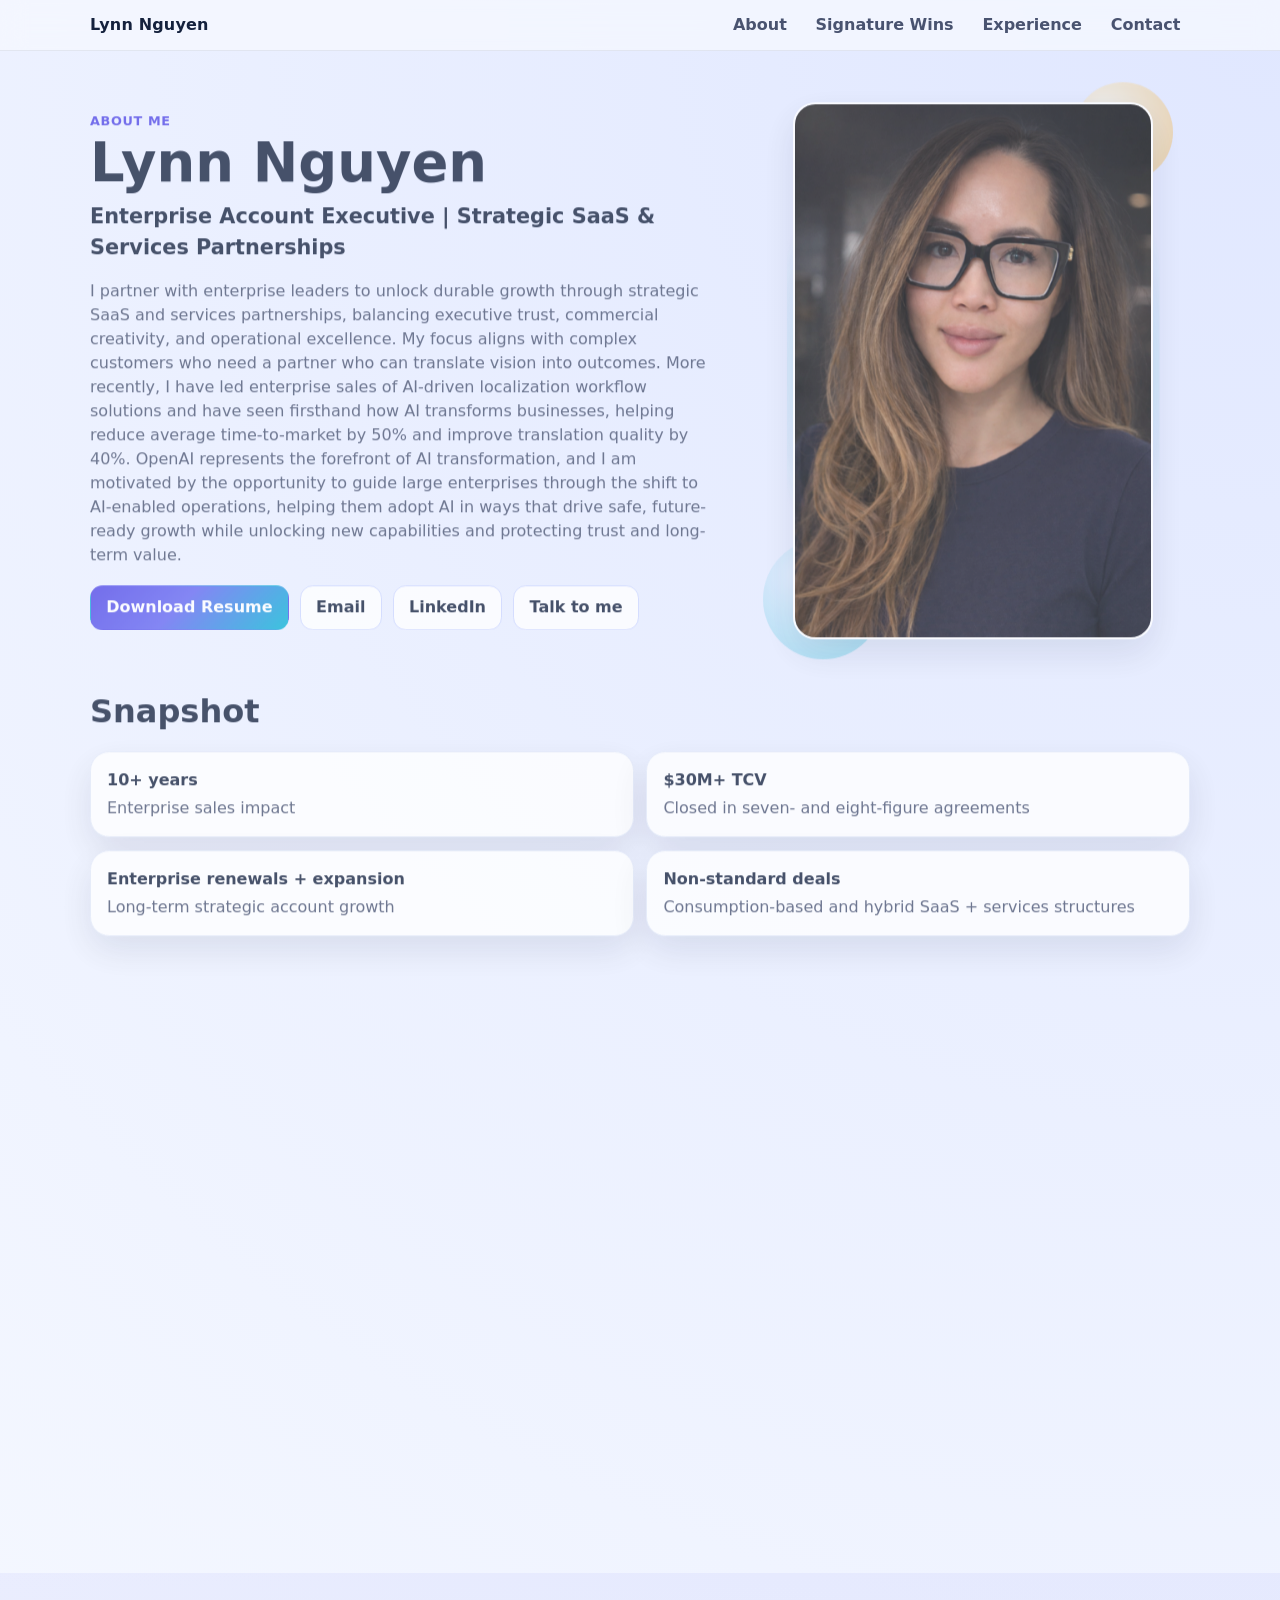
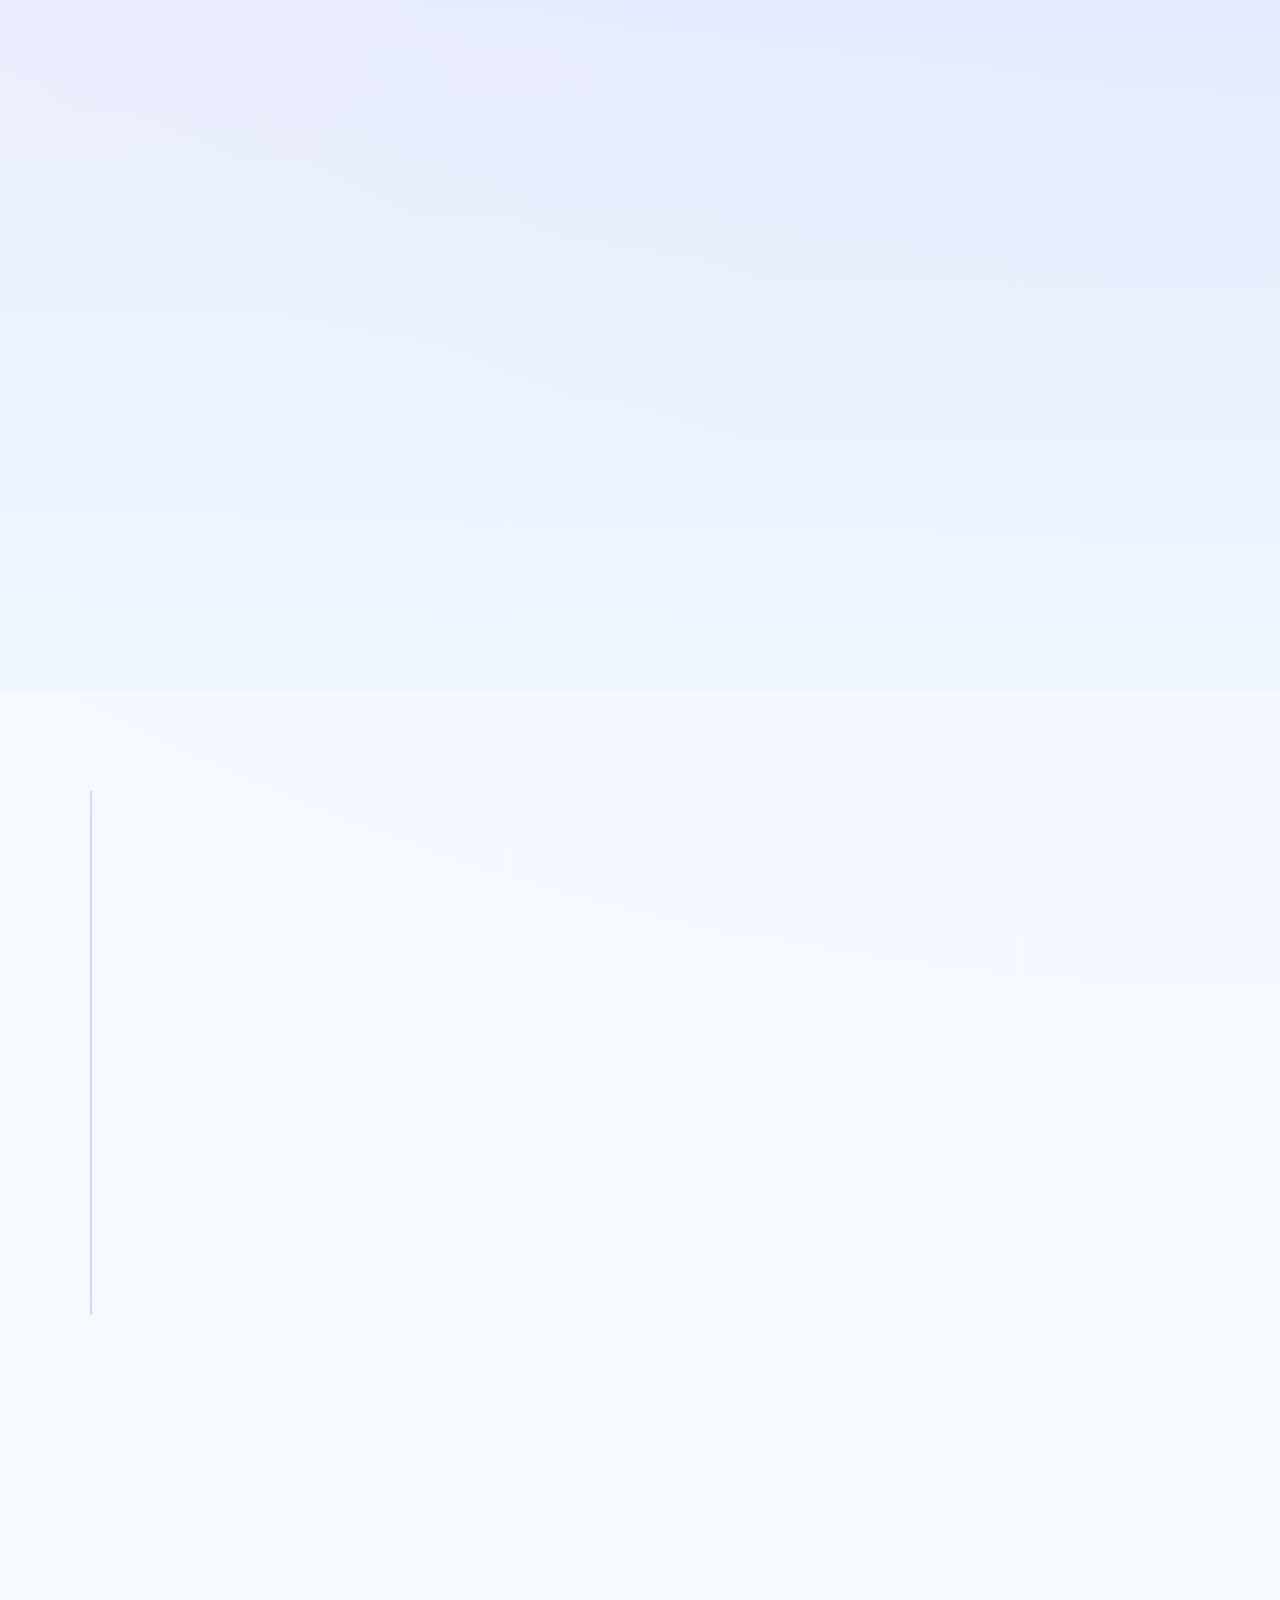
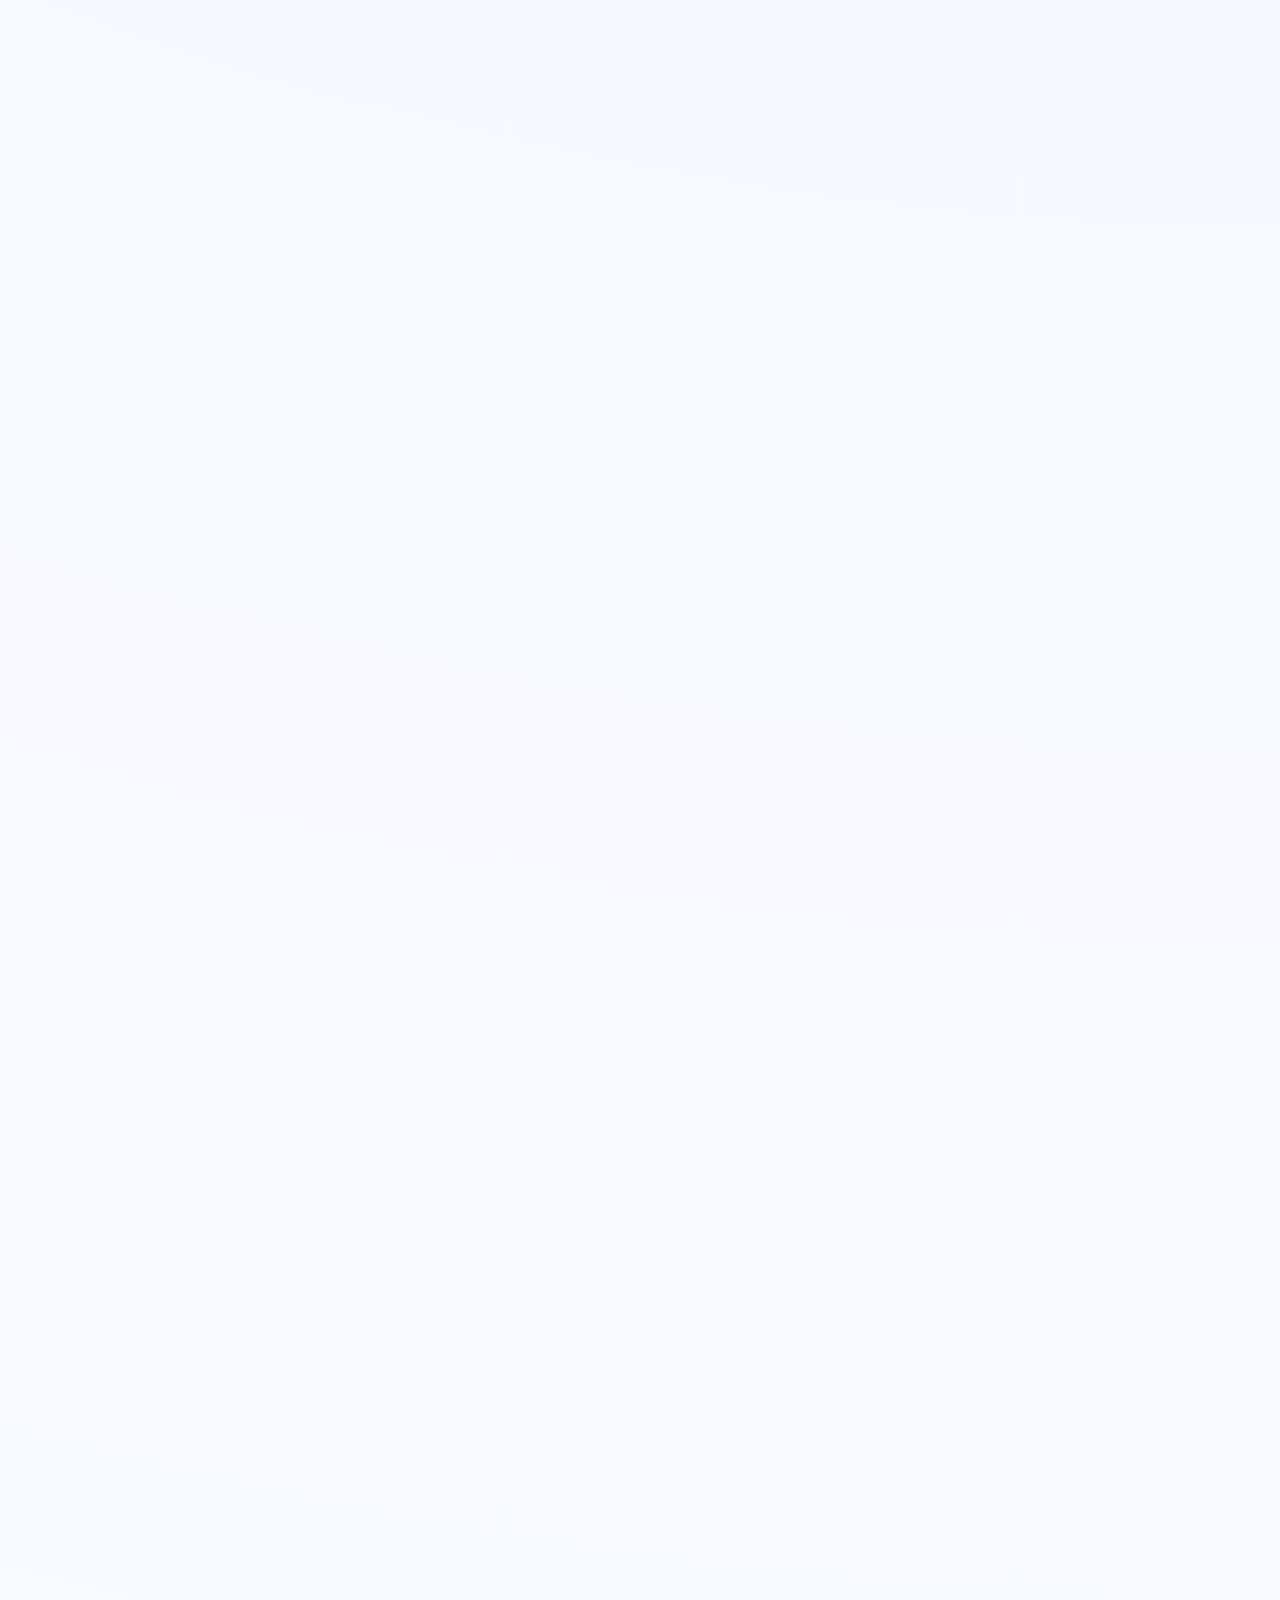
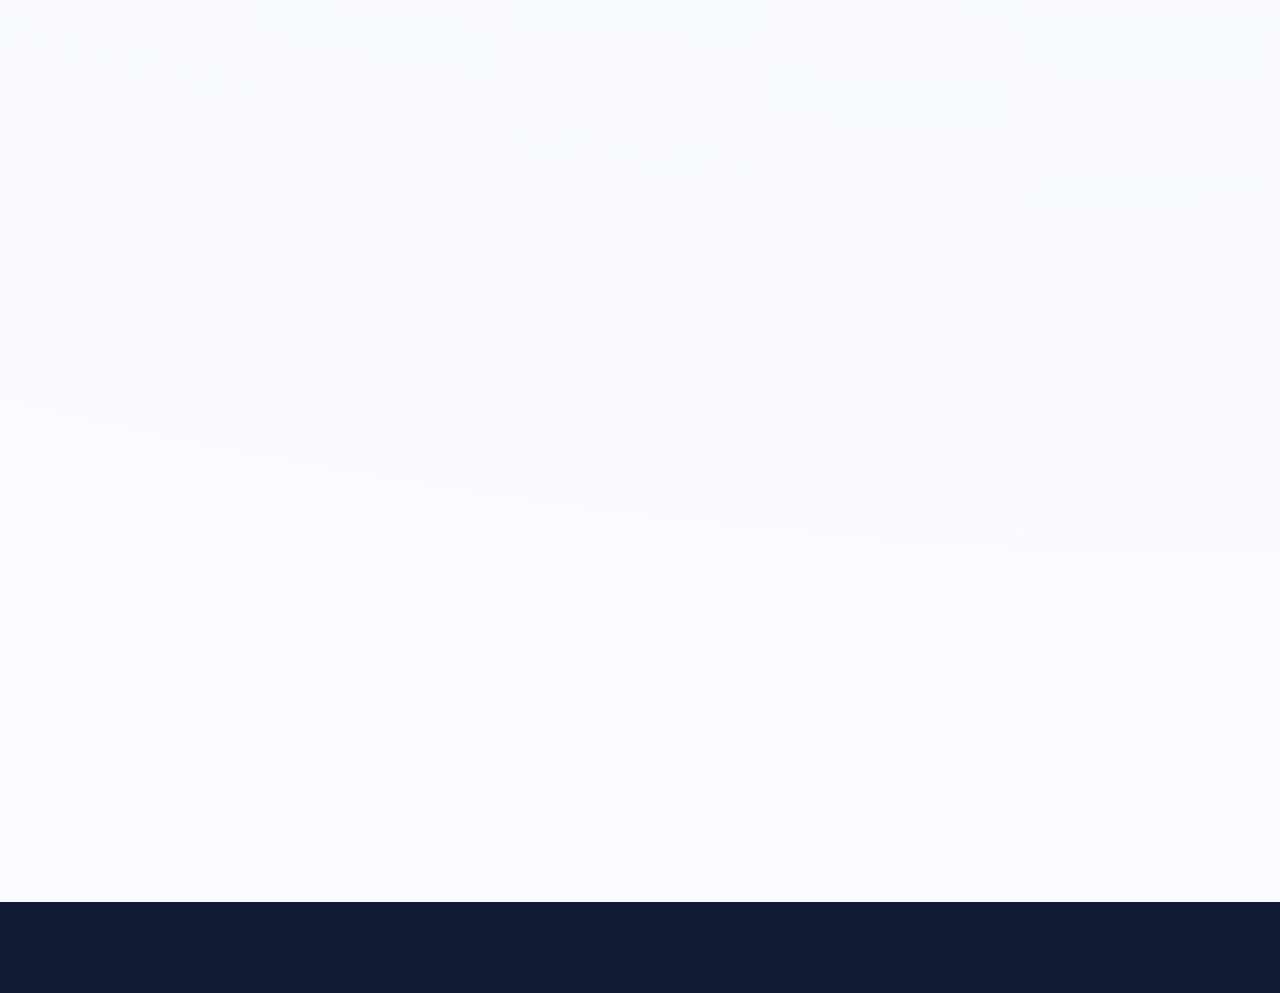
<file: index.html>
<!doctype html>
<html lang="en">
  <head>
    <meta charset="UTF-8" />
    <meta http-equiv="refresh" content="0; url=about.html" />
    <meta name="viewport" content="width=device-width, initial-scale=1" />
    <title>Redirecting to About</title>
    <link rel="canonical" href="https://nguyenlynn87-star.github.io/codexlynn.github.io/about.html" />
  </head>
  <body>
    <p>Redirecting to <a href="about.html">About page</a>…</p>
  </body>
</html>
</file>
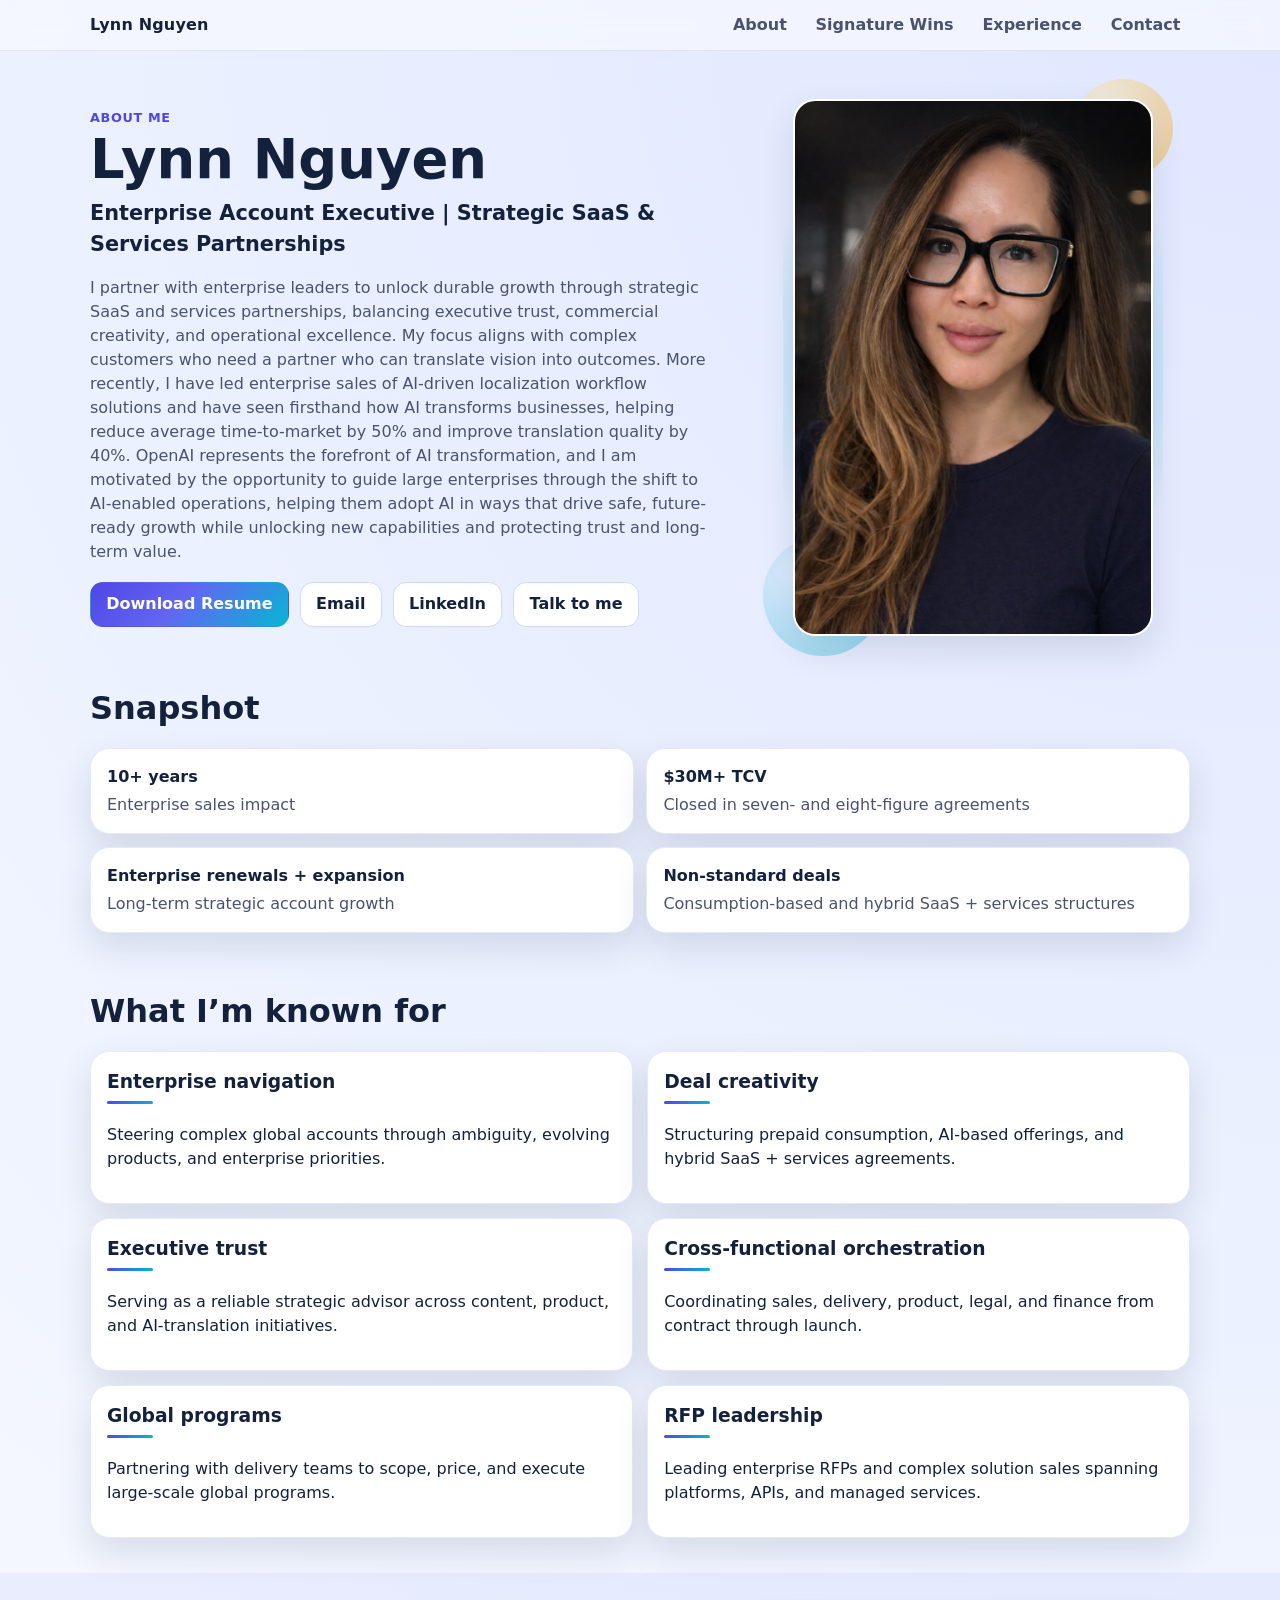
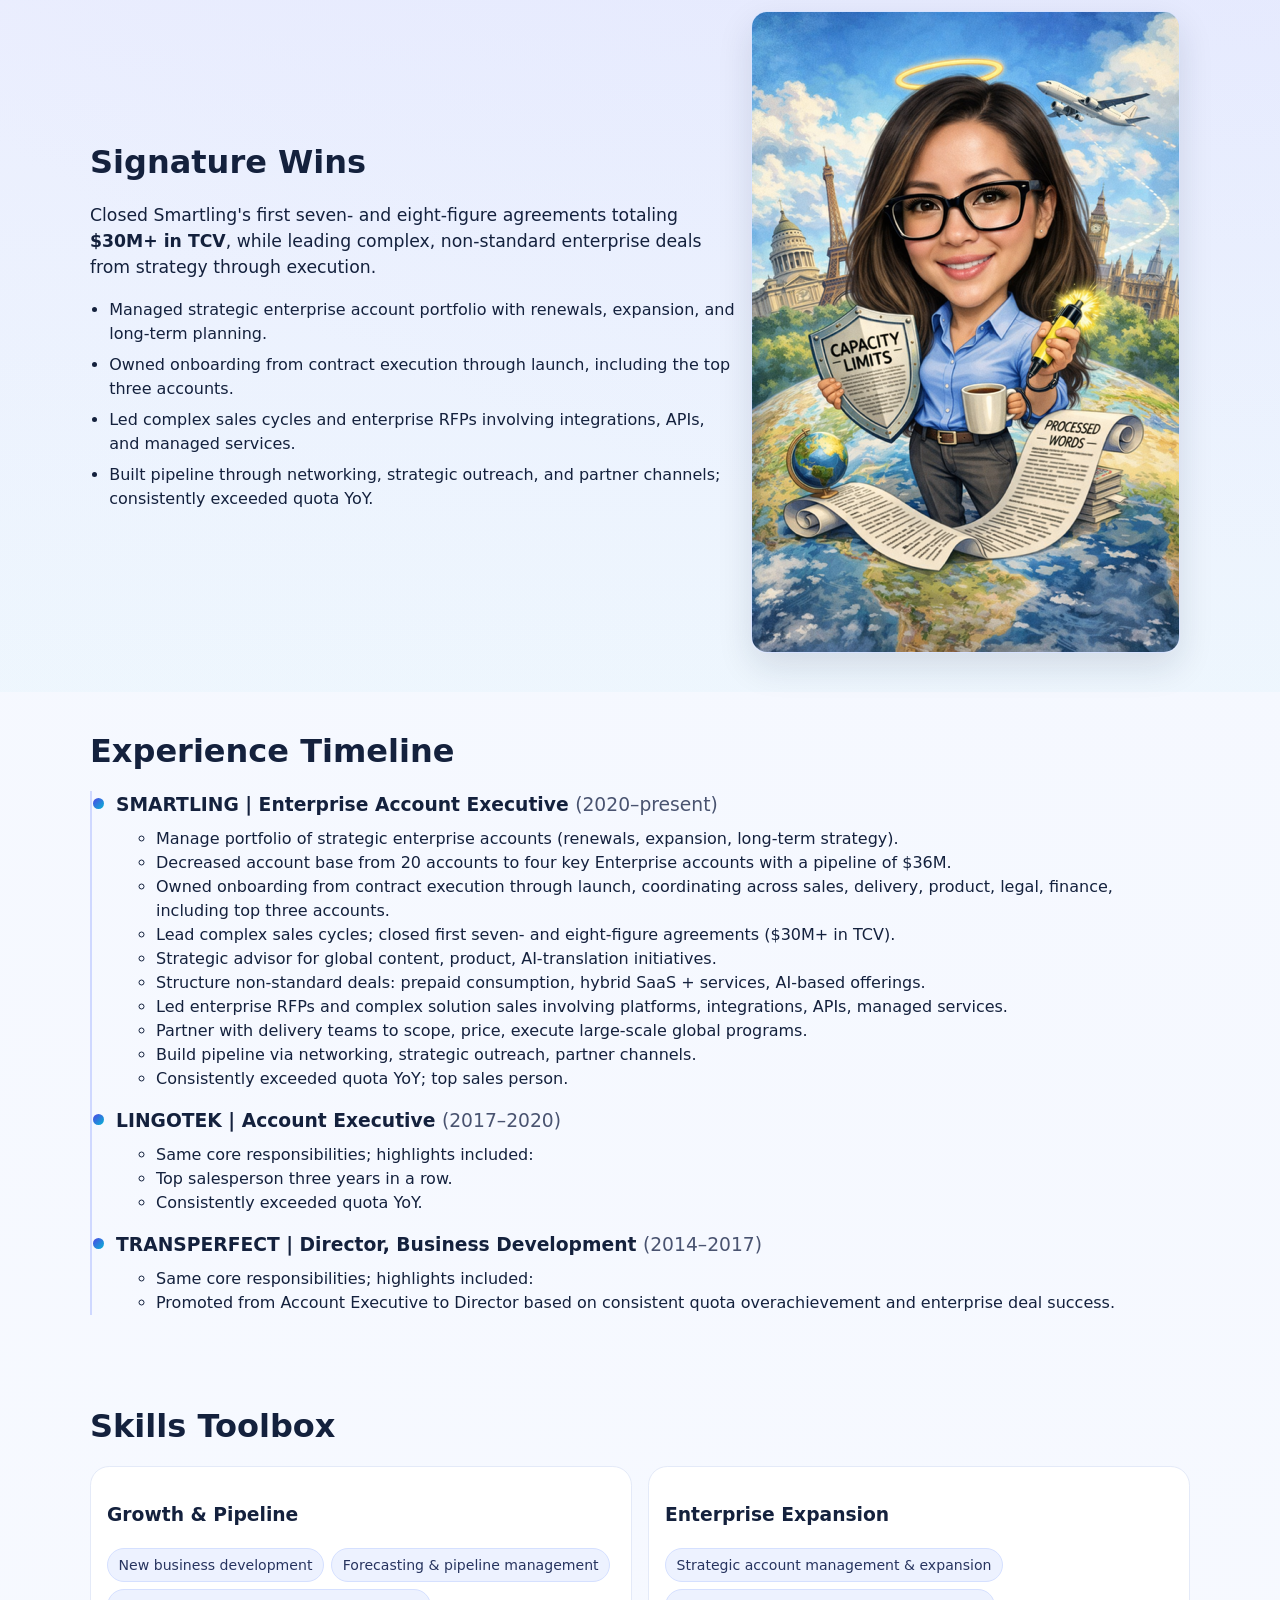
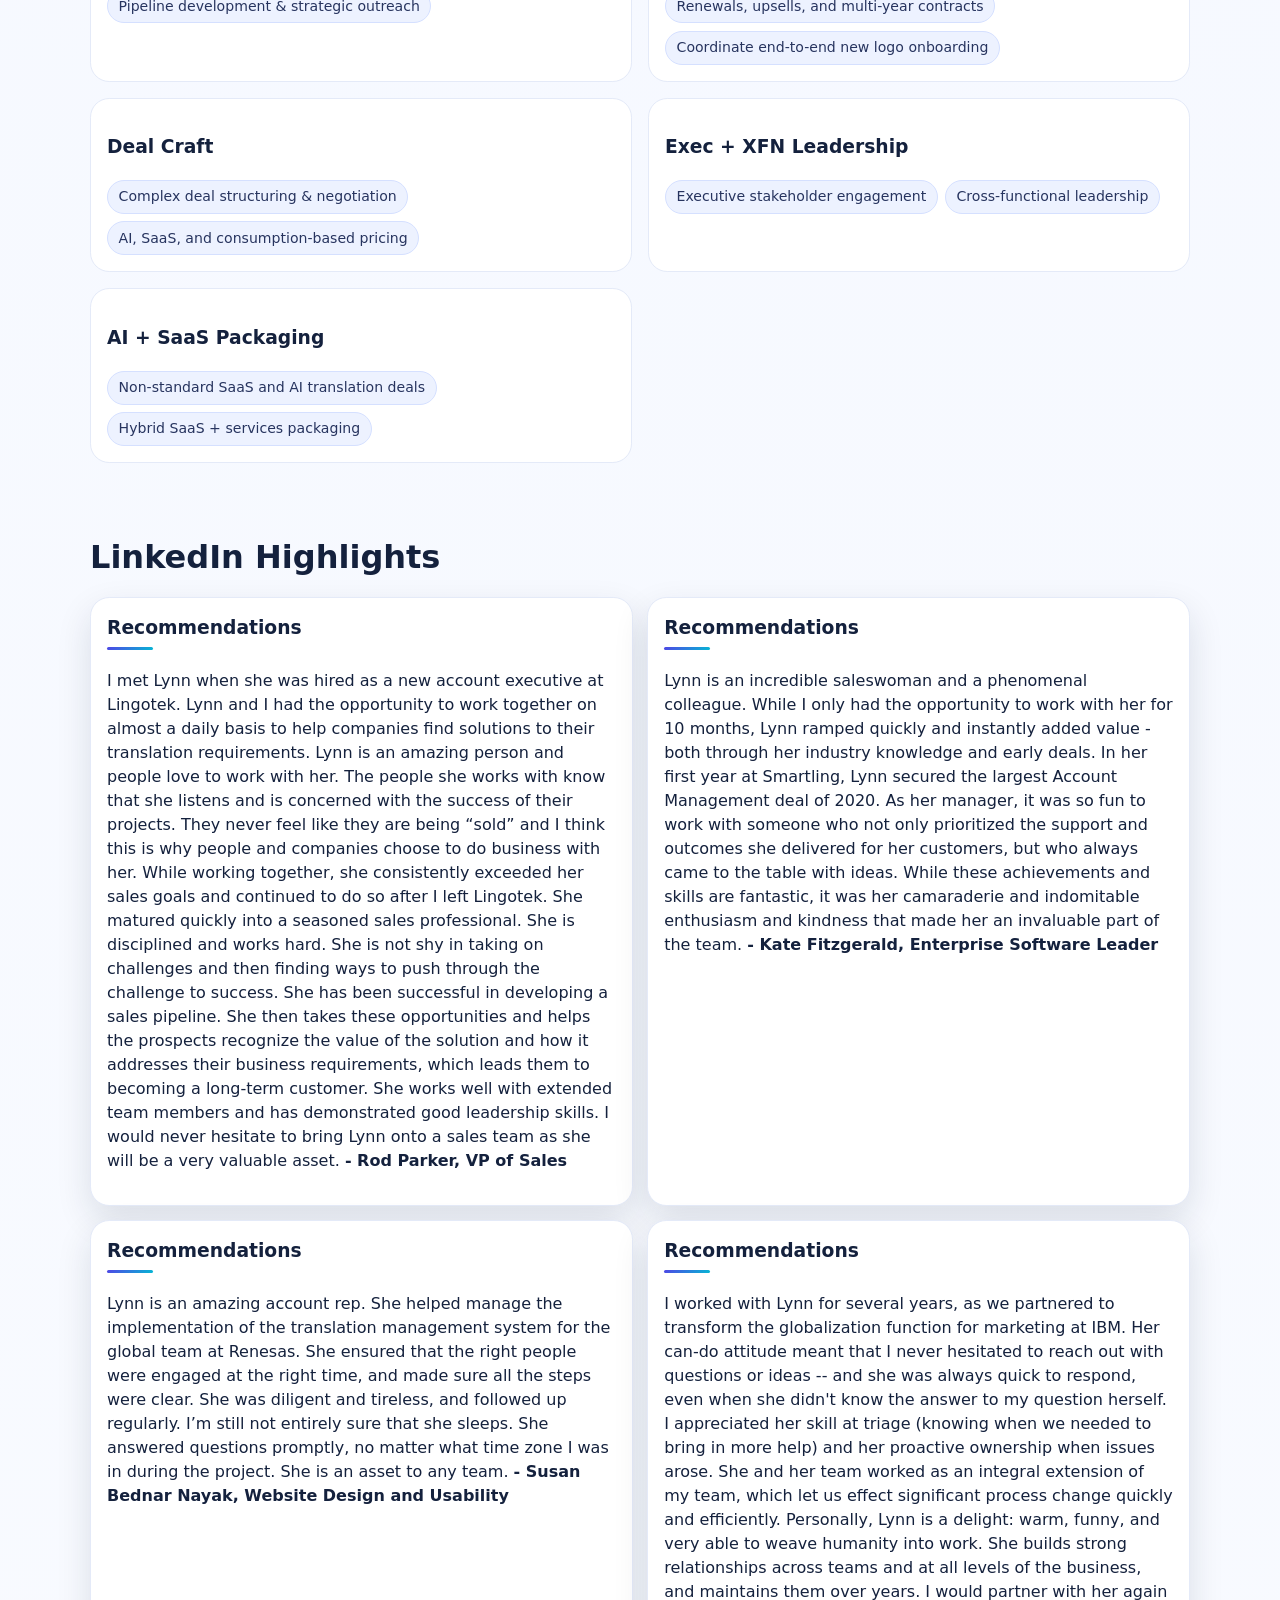
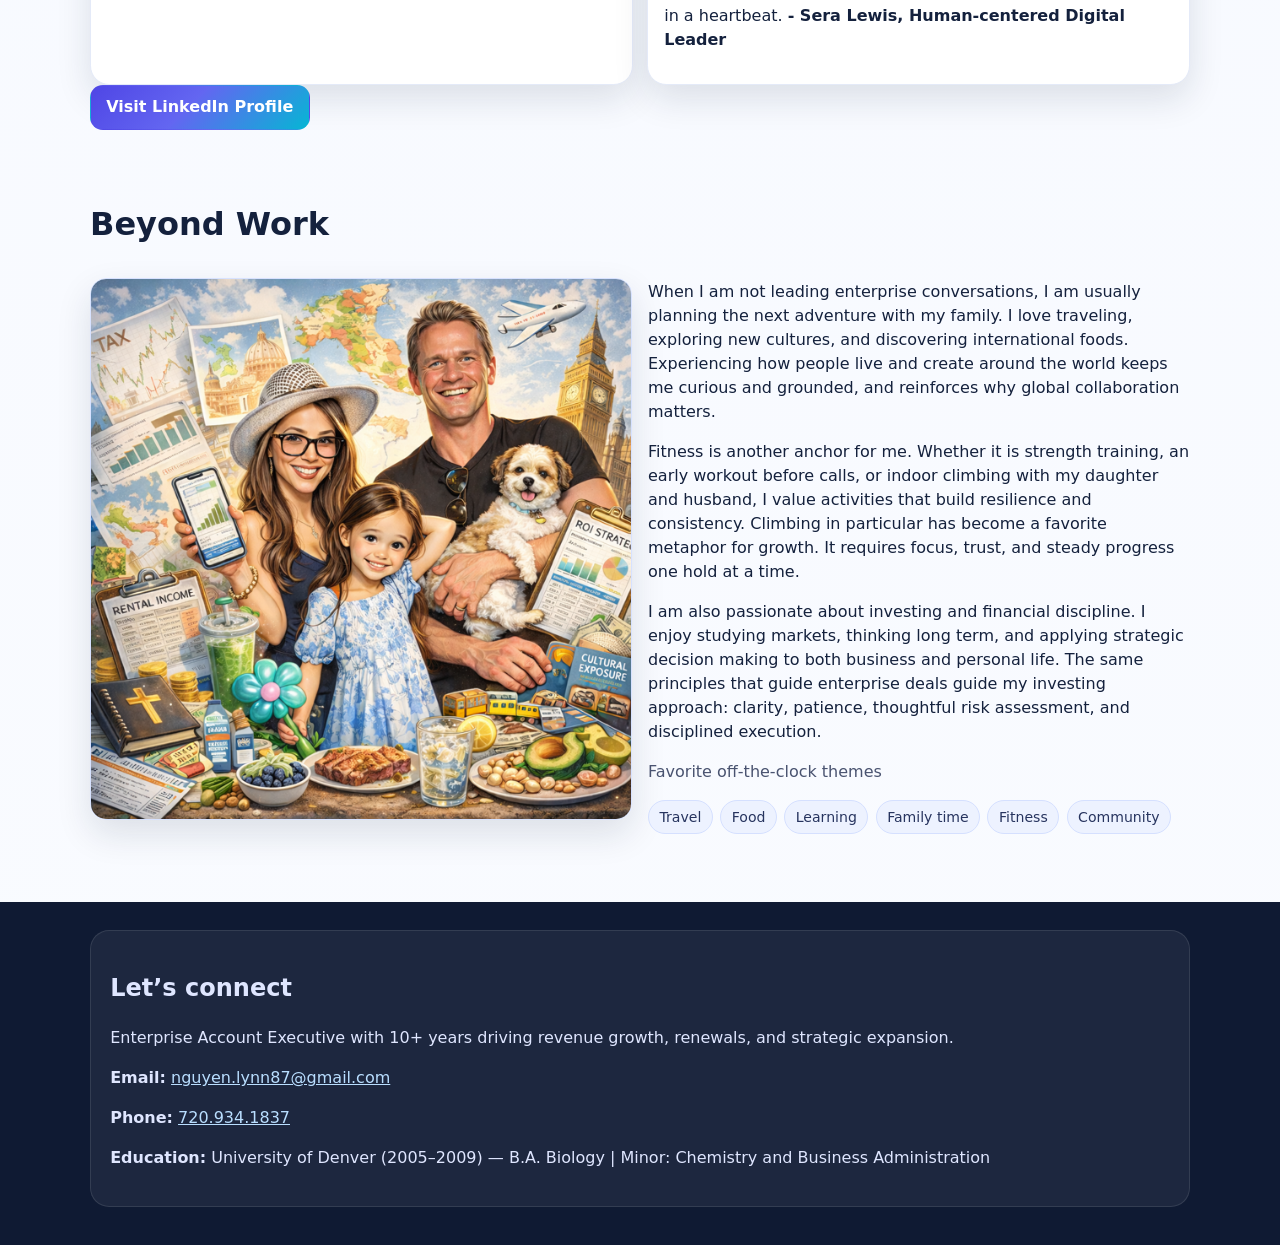
<file: about.html>
<!doctype html>
<html lang="en">
  <head>
    <meta charset="UTF-8" />
    <meta name="viewport" content="width=device-width, initial-scale=1" />
    <title>Lynn Nguyen | Enterprise Account Executive | About</title>
    <meta
      name="description"
      content="About Lynn Nguyen, Enterprise Account Executive focused on strategic SaaS and services partnerships, enterprise expansion, and complex AI and translation deal leadership."
    />
    <link rel="canonical" href="https://nguyenlynn87-star.github.io/codexlynn.github.io/about.html" />
    <meta property="og:type" content="website" />
    <meta property="og:title" content="Lynn Nguyen | Enterprise Account Executive" />
    <meta
      property="og:description"
      content="Enterprise Account Executive with 10+ years driving new business revenue growth, renewals, and strategic expansion across enterprise and high-growth tech customers."
    />
    <meta property="og:url" content="https://nguyenlynn87-star.github.io/codexlynn.github.io/about.html" />
    <meta property="og:image" content="https://nguyenlynn87-star.github.io/codexlynn.github.io/headshot.PNG" />
    <meta name="twitter:card" content="summary_large_image" />
    <meta name="twitter:title" content="Lynn Nguyen | Enterprise Account Executive" />
    <meta
      name="twitter:description"
      content="Strategic SaaS & services partnerships, enterprise renewals and expansion, and complex non-standard deal leadership."
    />
    <meta name="twitter:image" content="https://nguyenlynn87-star.github.io/codexlynn.github.io/headshot.PNG" />
    <link rel="stylesheet" href="styles.css" />
    <script src="script.js" defer></script>
  </head>
  <body>
    <a class="skip-link" href="#main">Skip to content</a>
    <header class="site-header">
      <nav class="nav container" aria-label="Primary">
        <a class="brand" href="about.html" aria-current="page">Lynn Nguyen</a>
        <ul class="nav-links">
          <li><a href="#about">About</a></li>
          <li><a href="#wins">Signature Wins</a></li>
          <li><a href="#experience">Experience</a></li>
          <li><a href="#contact">Contact</a></li>
        </ul>
      </nav>
    </header>

    <main id="main">
      <section class="hero" id="about">
        <div class="container hero-grid">
          <div class="hero-copy reveal">
            <p class="eyebrow">About Me</p>
            <h1>Lynn Nguyen</h1>
            <p class="headline">Enterprise Account Executive | Strategic SaaS &amp; Services Partnerships</p>
            <p class="positioning">
              I partner with enterprise leaders to unlock durable growth through strategic SaaS and services partnerships,
              balancing executive trust, commercial creativity, and operational excellence. My focus aligns with complex customers who need a partner who can translate vision into outcomes. More recently, I have led enterprise sales of AI-driven localization workflow solutions and have seen firsthand how AI transforms businesses, helping reduce average time-to-market by 50% and improve translation quality by 40%. OpenAI represents the forefront of AI transformation, and I am motivated by the opportunity to guide large enterprises through the shift to AI-enabled operations, helping them adopt AI in ways that drive safe, future-ready growth while unlocking new capabilities and protecting trust and long-term value.
            </p>
            <div class="cta-row">
              <a class="btn btn-primary" href="lynnresumepdf%20(2).pdf" download>Download Resume</a>
              <a class="btn" href="mailto:nguyen.lynn87@gmail.com">Email</a>
              <a class="btn" href="https://www.linkedin.com/in/lynn-nguyen-a08aa215/" target="_blank" rel="noopener noreferrer">LinkedIn</a>
              <a class="btn" href="#contact">Talk to me</a>
            </div>
          </div>
          <figure class="hero-photo reveal" aria-label="Portrait of Lynn Nguyen">
            <div class="blob blob-a" aria-hidden="true"></div>
            <div class="blob blob-b" aria-hidden="true"></div>
            <img src="headshot.PNG" alt="Headshot of Lynn Nguyen" loading="eager" />
          </figure>
        </div>
      </section>

      <section class="metrics container reveal" aria-label="Snapshot metrics">
        <h2 class="section-title">Snapshot</h2>
        <div class="metrics-grid">
          <article class="metric-card"><p class="metric-value">10+ years</p><p class="metric-label">Enterprise sales impact</p></article>
          <article class="metric-card"><p class="metric-value">$30M+ TCV</p><p class="metric-label">Closed in seven- and eight-figure agreements</p></article>
          <article class="metric-card"><p class="metric-value">Enterprise renewals + expansion</p><p class="metric-label">Long-term strategic account growth</p></article>
          <article class="metric-card"><p class="metric-value">Non-standard deals</p><p class="metric-label">Consumption-based and hybrid SaaS + services structures</p></article>
        </div>
      </section>

      <section class="container known-for reveal">
        <h2 class="section-title">What I’m known for</h2>
        <div class="tile-grid">
          <article class="tile"><h3>Enterprise navigation</h3><p>Steering complex global accounts through ambiguity, evolving products, and enterprise priorities.</p></article>
          <article class="tile"><h3>Deal creativity</h3><p>Structuring prepaid consumption, AI-based offerings, and hybrid SaaS + services agreements.</p></article>
          <article class="tile"><h3>Executive trust</h3><p>Serving as a reliable strategic advisor across content, product, and AI-translation initiatives.</p></article>
          <article class="tile"><h3>Cross-functional orchestration</h3><p>Coordinating sales, delivery, product, legal, and finance from contract through launch.</p></article>
          <article class="tile"><h3>Global programs</h3><p>Partnering with delivery teams to scope, price, and execute large-scale global programs.</p></article>
          <article class="tile"><h3>RFP leadership</h3><p>Leading enterprise RFPs and complex solution sales spanning platforms, APIs, and managed services.</p></article>
        </div>
      </section>

      <section class="wins" id="wins">
        <div class="container wins-grid reveal">
          <div>
            <h2 class="section-title">Signature Wins</h2>
            <p class="wins-lead">Closed Smartling's first seven- and eight-figure agreements totaling <strong>$30M+ in TCV</strong>, while leading complex, non-standard enterprise deals from strategy through execution.</p>
            <ul class="proof-list">
              <li>Managed strategic enterprise account portfolio with renewals, expansion, and long-term planning.</li>
              <li>Owned onboarding from contract execution through launch, including the top three accounts.</li>
              <li>Led complex sales cycles and enterprise RFPs involving integrations, APIs, and managed services.</li>
              <li>Built pipeline through networking, strategic outreach, and partner channels; consistently exceeded quota YoY.</li>
            </ul>
          </div>
          <div class="work-accent">
            <img src="Work.PNG" alt="Illustration accent for work and wins section" loading="lazy" />
          </div>
        </div>
      </section>

      <section class="container timeline" id="experience">
        <h2 class="section-title reveal">Experience Timeline</h2>
        <ol>
          <li class="timeline-item reveal">
            <h3>SMARTLING | Enterprise Account Executive <span>(2020–present)</span></h3>
            <ul>
              <li>Manage portfolio of strategic enterprise accounts (renewals, expansion, long-term strategy).</li>
              <li>Decreased account base from 20 accounts to four key Enterprise accounts with a pipeline of $36M.</li>
              <li>Owned onboarding from contract execution through launch, coordinating across sales, delivery, product, legal, finance, including top three accounts.</li>
              <li>Lead complex sales cycles; closed first seven- and eight-figure agreements ($30M+ in TCV).</li>
              <li>Strategic advisor for global content, product, AI-translation initiatives.</li>
              <li>Structure non-standard deals: prepaid consumption, hybrid SaaS + services, AI-based offerings.</li>
              <li>Led enterprise RFPs and complex solution sales involving platforms, integrations, APIs, managed services.</li>
              <li>Partner with delivery teams to scope, price, execute large-scale global programs.</li>
              <li>Build pipeline via networking, strategic outreach, partner channels.</li>
              <li>Consistently exceeded quota YoY; top sales person.</li>
            </ul>
          </li>
          <li class="timeline-item reveal">
            <h3>LINGOTEK | Account Executive <span>(2017–2020)</span></h3>
            <ul>
              <li>Same core responsibilities; highlights included:</li>
              <li>Top salesperson three years in a row.</li>
              <li>Consistently exceeded quota YoY.</li>
            </ul>
          </li>
          <li class="timeline-item reveal">
            <h3>TRANSPERFECT | Director, Business Development <span>(2014–2017)</span></h3>
            <ul>
              <li>Same core responsibilities; highlights included:</li>
              <li>Promoted from Account Executive to Director based on consistent quota overachievement and enterprise deal success.</li>
            </ul>
          </li>
        </ol>
      </section>

      <section class="container toolbox reveal">
        <h2 class="section-title">Skills Toolbox</h2>
        <div class="tool-groups">
          <article>
            <h3>Growth &amp; Pipeline</h3>
            <div class="chip-wrap"><span class="chip">New business development</span><span class="chip">Forecasting &amp; pipeline management</span><span class="chip">Pipeline development &amp; strategic outreach</span></div>
          </article>
          <article>
            <h3>Enterprise Expansion</h3>
            <div class="chip-wrap"><span class="chip">Strategic account management &amp; expansion</span><span class="chip">Renewals, upsells, and multi-year contracts</span><span class="chip">Coordinate end-to-end new logo onboarding</span></div>
          </article>
          <article>
            <h3>Deal Craft</h3>
            <div class="chip-wrap"><span class="chip">Complex deal structuring &amp; negotiation</span><span class="chip">AI, SaaS, and consumption-based pricing</span></div>
          </article>
          <article>
            <h3>Exec + XFN Leadership</h3>
            <div class="chip-wrap"><span class="chip">Executive stakeholder engagement</span><span class="chip">Cross-functional leadership</span></div>
          </article>
          <article>
            <h3>AI + SaaS Packaging</h3>
            <div class="chip-wrap"><span class="chip">Non-standard SaaS and AI translation deals</span><span class="chip">Hybrid SaaS + services packaging</span></div>
          </article>
        </div>
      </section>

      <section class="container linkedin reveal" aria-labelledby="linkedin-title">
        <h2 id="linkedin-title" class="section-title">LinkedIn Highlights</h2>
        <div class="linkedin-grid">
          <article class="tile">
            <h3>Recommendations</h3>
            <p>I met Lynn when she was hired as a new account executive at Lingotek. Lynn and I had the opportunity to work together on almost a daily basis to help companies find solutions to their translation requirements. Lynn is an amazing person and people love to work with her. The people she works with know that she listens and is concerned with the success of their projects. They never feel like they are being “sold” and I think this is why people and companies choose to do business with her. While working together, she consistently exceeded her sales goals and continued to do so after I left Lingotek. She matured quickly into a seasoned sales professional. She is disciplined and works hard. She is not shy in taking on challenges and then finding ways to push through the challenge to success. She has been successful in developing a sales pipeline. She then takes these opportunities and helps the prospects recognize the value of the solution and how it addresses their business requirements, which leads them to becoming a long-term customer. She works well with extended team members and has demonstrated good leadership skills. I would never hesitate to bring Lynn onto a sales team as she will be a very valuable asset. <strong>- Rod Parker, VP of Sales</strong> </p>
          </article>
          <article class="tile">
            <h3>Recommendations</h3>
            <p>Lynn is an incredible saleswoman and a phenomenal colleague. While I only had the opportunity to work with her for 10 months, Lynn ramped quickly and instantly added value - both through her industry knowledge and early deals. In her first year at Smartling, Lynn secured the largest Account Management deal of 2020. As her manager, it was so fun to work with someone who not only prioritized the support and outcomes she delivered for her customers, but who always came to the table with ideas. While these achievements and skills are fantastic, it was her camaraderie and indomitable enthusiasm and kindness that made her an invaluable part of the team. <strong>- Kate Fitzgerald, Enterprise Software Leader</strong> </p>
          </article>
          <article class="tile">
            <h3>Recommendations</h3>
            <p>Lynn is an amazing account rep. She helped manage the implementation of the translation management system for the global team at Renesas. She ensured that the right people were engaged at the right time, and made sure all the steps were clear. She was diligent and tireless, and followed up regularly. I’m still not entirely sure that she sleeps. She answered questions promptly, no matter what time zone I was in during the project. She is an asset to any team. <strong>- Susan Bednar Nayak, Website Design and Usability</strong> </p>
         </article>
          <article class="tile">
            <h3>Recommendations</h3>
            <p>I worked with Lynn for several years, as we partnered to transform the globalization function for marketing at IBM. Her can-do attitude meant that I never hesitated to reach out with questions or ideas -- and she was always quick to respond, even when she didn't know the answer to my question herself. I appreciated her skill at triage (knowing when we needed to bring in more help) and her proactive ownership when issues arose. She and her team worked as an integral extension of my team, which let us effect significant process change quickly and efficiently. 

Personally, Lynn is a delight: warm, funny, and very able to weave humanity into work. She builds strong relationships across teams and at all levels of the business, and maintains them over years. I would partner with her again in a heartbeat.  <strong>- Sera Lewis, Human-centered Digital Leader</strong> </p>
         </article>
        </div>
        <a class="btn btn-primary"href="https://www.linkedin.com/in/lynn-nguyen-a08aa215/" target="_blank" rel="noopener noreferrer">Visit LinkedIn Profile</a>
      </section>

      <section class="container beyond-work reveal">
        <h2 class="section-title">Beyond Work</h2>
        <div class="beyond-grid">
          <img src="Family.PNG" alt="Lynn Nguyen with family" loading="lazy" />
          <div>
          <p>
  When I am not leading enterprise conversations, I am usually planning the next adventure with my family. I love traveling, exploring new cultures, and discovering international foods. Experiencing how people live and create around the world keeps me curious and grounded, and reinforces why global collaboration matters.
</p>
<p>
  Fitness is another anchor for me. Whether it is strength training, an early workout before calls, or indoor climbing with my daughter and husband, I value activities that build resilience and consistency. Climbing in particular has become a favorite metaphor for growth. It requires focus, trust, and steady progress one hold at a time.
</p>
<p>
  I am also passionate about investing and financial discipline. I enjoy studying markets, thinking long term, and applying strategic decision making to both business and personal life. The same principles that guide enterprise deals guide my investing approach: clarity, patience, thoughtful risk assessment, and disciplined execution.
<p>
            <p class="muted">Favorite off-the-clock themes</p>
            <div class="chip-wrap">
              <span class="chip">Travel</span>
              <span class="chip">Food</span>
              <span class="chip">Learning</span>
              <span class="chip">Family time</span>
              <span class="chip">Fitness</span>
              <span class="chip">Community</span>
            </div>
          </div>
        </div>
      </section>
    </main>

    <footer id="contact" class="footer">
      <div class="container contact-card reveal">
        <h2>Let’s connect</h2>
        <p>Enterprise Account Executive with 10+ years driving revenue growth, renewals, and strategic expansion.</p>
        <p><strong>Email:</strong> <a href="mailto:nguyen.lynn87@gmail.com">nguyen.lynn87@gmail.com</a></p>
        <p><strong>Phone:</strong> <a href="tel:17209341837">720.934.1837</a></p>
        <p><strong>Education:</strong> University of Denver (2005–2009) — B.A. Biology | Minor: Chemistry and Business Administration</p>
      </div>
    </footer>
  </body>
</html>
</file>
<file: styles.css>
:root {
  --bg: #f5f8ff;
  --surface: #ffffff;
  --text: #14213d;
  --muted: #495370;
  --primary: #4f46e5;
  --secondary: #06b6d4;
  --accent: #f59e0b;
  --ring: #1d4ed8;
  --shadow: 0 14px 35px rgba(20, 33, 61, 0.12);
  --radius: 1.2rem;
}

* { box-sizing: border-box; }
html { scroll-behavior: smooth; }
body {
  margin: 0;
  font-family: Inter, ui-sans-serif, system-ui, -apple-system, Segoe UI, Roboto, Arial, sans-serif;
  color: var(--text);
  background: radial-gradient(circle at top right, #e0e7ff 0%, #f5f8ff 35%, #f9fbff 100%);
  line-height: 1.5;
}

img { max-width: 100%; height: auto; display: block; }
a { color: inherit; }

.skip-link {
  position: absolute;
  left: -999px;
  top: 0;
  background: var(--text);
  color: #fff;
  padding: 0.6rem 0.9rem;
  z-index: 1000;
}
.skip-link:focus { left: 0.5rem; top: 0.5rem; }

.container {
  width: min(1100px, 92vw);
  margin-inline: auto;
}

.site-header {
  position: sticky;
  top: 0;
  backdrop-filter: blur(12px);
  background: rgba(245, 248, 255, 0.8);
  z-index: 20;
  border-bottom: 1px solid rgba(20, 33, 61, 0.08);
}
.nav {
  display: flex;
  justify-content: space-between;
  align-items: center;
  padding: 0.8rem 0;
}
.brand {
  font-weight: 800;
  text-decoration: none;
  letter-spacing: 0.01em;
}
.nav-links {
  list-style: none;
  display: flex;
  gap: 0.6rem;
  padding: 0;
  margin: 0;
}
.nav-links a {
  text-decoration: none;
  color: var(--muted);
  font-weight: 600;
  padding: 0.35rem 0.6rem;
  border-radius: 999px;
}
.nav-links a:hover,
.nav-links a:focus-visible {
  color: var(--text);
  background: #e5ebff;
  outline: none;
}

.hero { padding: 3rem 0 1.8rem; }
.hero-grid {
  display: grid;
  grid-template-columns: 1fr;
  gap: 1.6rem;
  align-items: center;
}
.eyebrow {
  margin: 0;
  color: var(--primary);
  font-weight: 700;
  letter-spacing: 0.05em;
  text-transform: uppercase;
  font-size: 0.8rem;
}
h1 { font-size: clamp(2rem, 7vw, 3.4rem); margin: 0.25rem 0; line-height: 1.08; }
.headline { font-size: clamp(1rem, 3.4vw, 1.3rem); font-weight: 700; margin: 0.5rem 0 0.8rem; }
.positioning { color: var(--muted); max-width: 62ch; }

.cta-row {
  display: flex;
  flex-wrap: wrap;
  gap: 0.7rem;
  margin-top: 1.1rem;
}
.btn {
  display: inline-flex;
  align-items: center;
  justify-content: center;
  text-decoration: none;
  border: 1px solid #cfd8ff;
  border-radius: 0.8rem;
  padding: 0.6rem 0.95rem;
  font-weight: 700;
  transition: transform 180ms ease, box-shadow 180ms ease, background-color 180ms ease;
  background: #fff;
}
.btn:hover,
.btn:focus-visible {
  transform: translateY(-2px);
  box-shadow: 0 8px 20px rgba(79, 70, 229, 0.15);
  outline: none;
}
.btn-primary {
  background: linear-gradient(135deg, var(--primary), #6366f1 45%, var(--secondary));
  color: #fff;
  border-color: transparent;
}

.hero-photo {
  position: relative;
  max-width: 360px;
  margin: 0 auto;
  isolation: isolate;
}
.hero-photo img {
  border-radius: 1.4rem;
  box-shadow: var(--shadow);
  border: 2px solid #fff;
}
.hero-photo::before {
  content: "";
  position: absolute;
  inset: -10px;
  border-radius: 1.6rem;
  background: radial-gradient(circle, rgba(99, 102, 241, 0.24) 0%, rgba(6, 182, 212, 0.22) 40%, rgba(245, 248, 255, 0) 70%);
  z-index: -1;
  animation: haloPulse 5s ease-in-out infinite;
}
.blob {
  position: absolute;
  border-radius: 50%;
  filter: blur(0.2px);
  z-index: -2;
}
.blob-a {
  width: 100px; height: 100px; top: -20px; right: -20px;
  background: radial-gradient(circle at 30% 30%, #fef3c7, #f59e0b);
  opacity: 0.45;
  animation: floatBlob 7s ease-in-out infinite;
}
.blob-b {
  width: 120px; height: 120px; bottom: -20px; left: -30px;
  background: radial-gradient(circle at 30% 30%, #dbeafe, #06b6d4);
  opacity: 0.4;
  animation: floatBlob 8s ease-in-out infinite reverse;
}

.section-title { font-size: clamp(1.4rem, 4vw, 2rem); margin: 0 0 1rem; }

.metrics { padding: 1.2rem 0; }
.metrics-grid {
  display: grid;
  gap: 0.8rem;
  grid-template-columns: 1fr;
}
.metric-card {
  background: var(--surface);
  border-radius: var(--radius);
  padding: 1rem;
  box-shadow: var(--shadow);
  border: 1px solid #e4eaf8;
}
.metric-value { font-weight: 800; margin: 0; }
.metric-label { margin: 0.25rem 0 0; color: var(--muted); }

.known-for, .timeline, .toolbox, .linkedin, .beyond-work { padding: 2.2rem 0; }
.tile-grid,
.linkedin-grid {
  display: grid;
  gap: 0.9rem;
  grid-template-columns: 1fr;
}
.tile {
  background: #fff;
  border: 1px solid #e4eaf8;
  border-radius: var(--radius);
  padding: 1rem;
  box-shadow: var(--shadow);
  transition: transform 220ms ease, box-shadow 220ms ease, border-color 220ms ease;
}
.tile h3 { margin-top: 0; }
.tile:hover,
.tile:focus-within {
  transform: translateY(-5px);
  border-color: #bfcbff;
  box-shadow: 0 16px 28px rgba(20, 33, 61, 0.15);
}
.tile h3::after {
  content: "";
  display: block;
  width: 46px;
  height: 3px;
  margin-top: 0.3rem;
  border-radius: 999px;
  background: linear-gradient(135deg, var(--primary), var(--secondary));
}

.wins {
  padding: 2.4rem 0;
  background: linear-gradient(180deg, rgba(99, 102, 241, 0.07), rgba(6, 182, 212, 0.03));
}
.wins-grid {
  display: grid;
  grid-template-columns: 1fr;
  gap: 1rem;
  align-items: center;
}
.wins-lead { font-size: 1.08rem; }
.proof-list { padding-left: 1.2rem; }
.proof-list li { margin-bottom: 0.45rem; }
.work-accent img {
  border-radius: 1rem;
  border: 1px solid #d7e2ff;
  box-shadow: var(--shadow);
}

.timeline ol {
  list-style: none;
  margin: 0;
  padding: 0;
  border-left: 2px solid #cfd8ff;
}
.timeline-item {
  position: relative;
  margin-left: 0.5rem;
  margin-bottom: 1rem;
  padding-left: 1rem;
}
.timeline-item::before {
  content: "";
  width: 11px;
  height: 11px;
  border-radius: 50%;
  background: linear-gradient(135deg, var(--primary), var(--secondary));
  position: absolute;
  left: -0.43rem;
  top: 0.45rem;
}
.timeline-item h3 { margin: 0 0 0.5rem; }
.timeline-item span { color: var(--muted); font-weight: 500; }

.tool-groups {
  display: grid;
  grid-template-columns: 1fr;
  gap: 1rem;
}
.tool-groups article {
  background: #fff;
  border-radius: var(--radius);
  border: 1px solid #e4eaf8;
  padding: 1rem;
}
.chip-wrap { display: flex; flex-wrap: wrap; gap: 0.45rem; }
.chip {
  display: inline-flex;
  font-size: 0.88rem;
  border-radius: 999px;
  background: #edf2ff;
  color: #27345f;
  padding: 0.34rem 0.66rem;
  border: 1px solid #d5e0ff;
}

.muted { color: var(--muted); }

.beyond-grid {
  display: grid;
  grid-template-columns: 1fr;
  gap: 1rem;
  align-items: center;
}
.beyond-grid img {
  border-radius: 1rem;
  border: 1px solid #d7e2ff;
  box-shadow: var(--shadow);
}

.footer {
  margin-top: 2rem;
  padding: 1.8rem 0 2.4rem;
  background: #0f1a33;
  color: #dfe6ff;
}
.contact-card {
  background: rgba(255, 255, 255, 0.06);
  border: 1px solid rgba(255, 255, 255, 0.1);
  border-radius: var(--radius);
  padding: 1.2rem;
}
.contact-card a { color: #b9deff; }

:focus-visible {
  outline: 3px solid var(--ring);
  outline-offset: 2px;
}

.reveal {
  opacity: 0;
  transform: translateY(14px);
  transition: opacity 500ms ease, transform 500ms ease;
}
.reveal.in-view {
  opacity: 1;
  transform: translateY(0);
}

@keyframes haloPulse {
  0%, 100% { transform: scale(0.98); opacity: 0.9; }
  50% { transform: scale(1.02); opacity: 1; }
}
@keyframes floatBlob {
  0%, 100% { transform: translateY(0); }
  50% { transform: translateY(-8px); }
}

@media (min-width: 720px) {
  .metrics-grid { grid-template-columns: repeat(2, 1fr); }
  .tile-grid,
  .linkedin-grid { grid-template-columns: repeat(2, 1fr); }
  .beyond-grid { grid-template-columns: 1fr 1fr; }
}

@media (min-width: 980px) {
  .hero-grid,
  .wins-grid { grid-template-columns: 1.25fr 0.85fr; }
  .tool-groups { grid-template-columns: repeat(2, minmax(0, 1fr)); }
}

@media (prefers-reduced-motion: reduce) {
  html { scroll-behavior: auto; }
  *, *::before, *::after {
    animation: none !important;
    transition-duration: 0s !important;
  }
  .reveal { opacity: 1; transform: none; }
}
</file>
